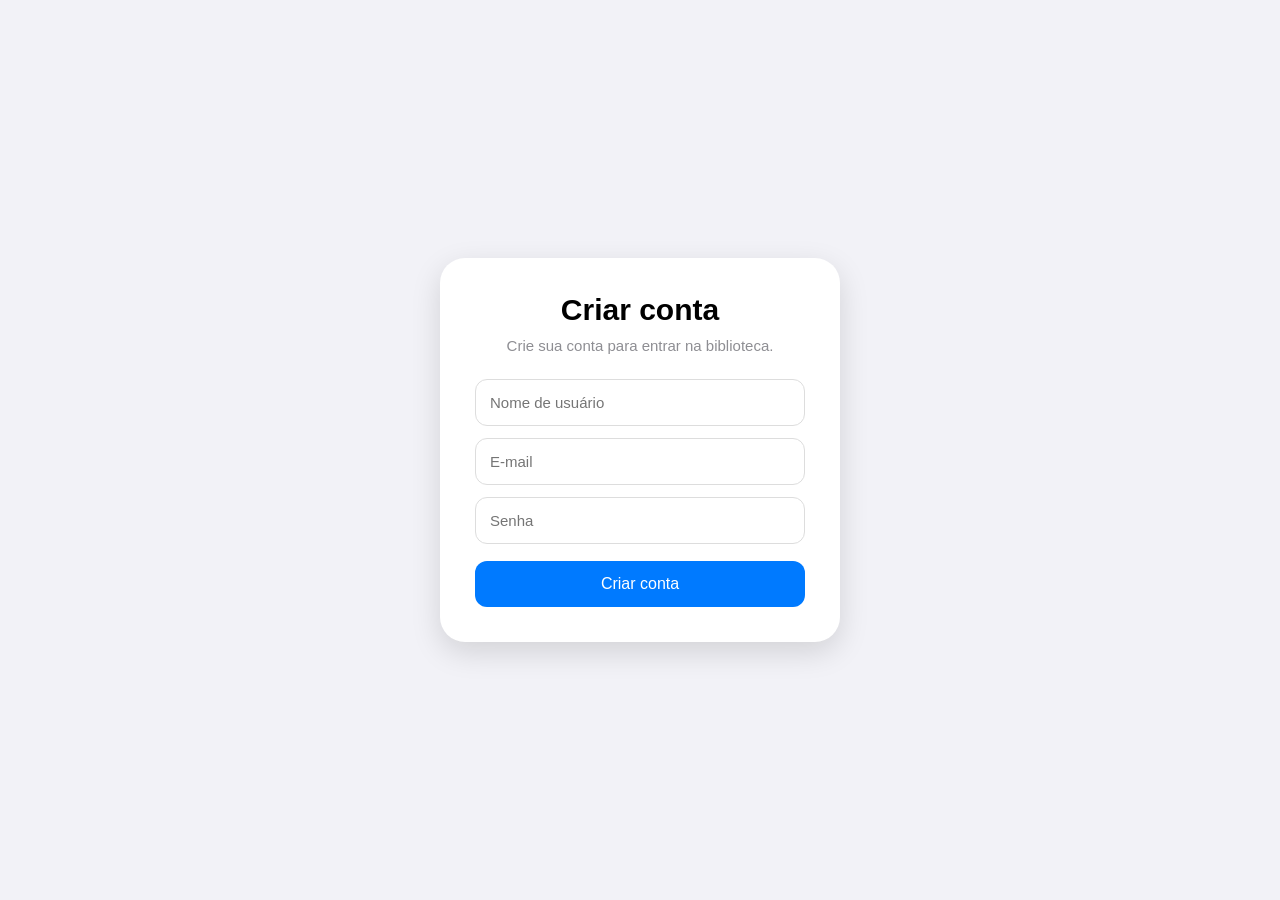
<file: index.html>
<!DOCTYPE html>
<html lang="pt-BR">

<head>

    <meta charset="UTF-8">

    <meta name="viewport" content="width=device-width, initial-scale=1.0">

    <title>Criar conta</title>

    <link rel="stylesheet" href="style.css">

</head>

<body>

    <main class="cadastro">

        <h1>Criar conta</h1>

        <p>Crie sua conta para entrar na biblioteca.</p>

        <form>

            <input
                type="text" id="usuario"
                placeholder="Nome de usuário"
                required
            >

            <input
                type="email" id="email"
                placeholder="E-mail"
                required
            >

            <input
                type="password" id="senha"
                placeholder="Senha"
                required
            >

            <button id="entrar">
                Criar conta
            </button>

            <script src="script.js"></script>

        </form>

    </main>

</body>

</html>
</file>
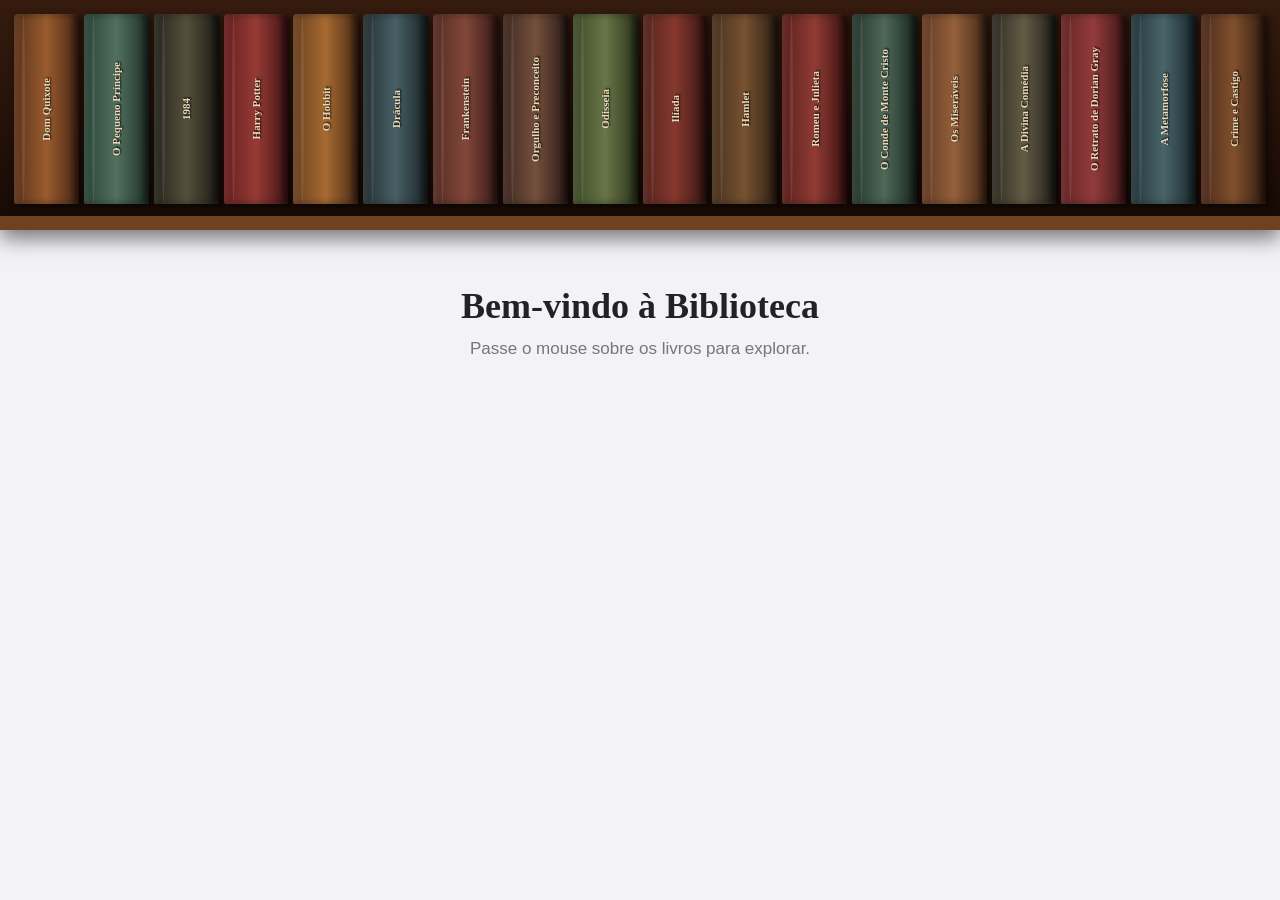
<file: biblioteca.html>
<!DOCTYPE html>
<html lang="pt-BR">

<head>
    <meta charset="UTF-8">
    <meta name="viewport" content="width=device-width, initial-scale=1.0">
    <title>Biblioteca</title>
    <link rel="stylesheet" href="estante.css">
</head>

<body>

    <!-- ESTANTE -->

    <header class="estante">

        <div class="livro livro1">
            <span>Dom Quixote</span>
        </div>

        <a href="historia2.html" class="livro livro2">
            <span>O Pequeno Príncipe</span>
        </a>

        <div class="livro livro3">
            <span>1984</span>
        </div>

        <div class="livro livro4">
            <span>Harry Potter</span>
        </div>

        <div class="livro livro5">
            <span>O Hobbit</span>
        </div>

        <div class="livro livro6">
            <span>Drácula</span>
        </div>

        <div class="livro livro7">
            <span>Frankenstein</span>
        </div>

        <div class="livro livro8">
            <span>Orgulho e Preconceito</span>
        </div>

        <div class="livro livro9">
            <span>Odisseia</span>
        </div>

        <div class="livro livro10">
            <span>Ilíada</span>
        </div>

        <div class="livro livro11">
            <span>Hamlet</span>
        </div>

        <div class="livro livro12">
            <span>Romeu e Julieta</span>
        </div>

        <div class="livro livro13">
            <span>O Conde de Monte Cristo</span>
        </div>

        <div class="livro livro14">
            <span>Os Miseráveis</span>
        </div>

        <div class="livro livro15">
            <span>A Divina Comédia</span>
        </div>

        <div class="livro livro16">
            <span>O Retrato de Dorian Gray</span>
        </div>

        <div class="livro livro17">
            <span>A Metamorfose</span>
        </div>

        <div class="livro livro18">
            <span>Crime e Castigo</span>
        </div>

    </header>


    <!-- CONTEÚDO -->

    <main class="conteudo">

        <h1>Bem-vindo à Biblioteca</h1>

        <p>
            Passe o mouse sobre os livros para explorar.
        </p>

        <!-- VÍDEO DO PEQUENO PRÍNCIPE -->

        <div class="video-preview">

            <video autoplay muted loop playsinline>
                <source src="videoplayback.mp4" type="video/mp4">
            </video>

            <p>O Pequeno Príncipe</p>

        </div>

    </main>

</body>
</html>
</file>
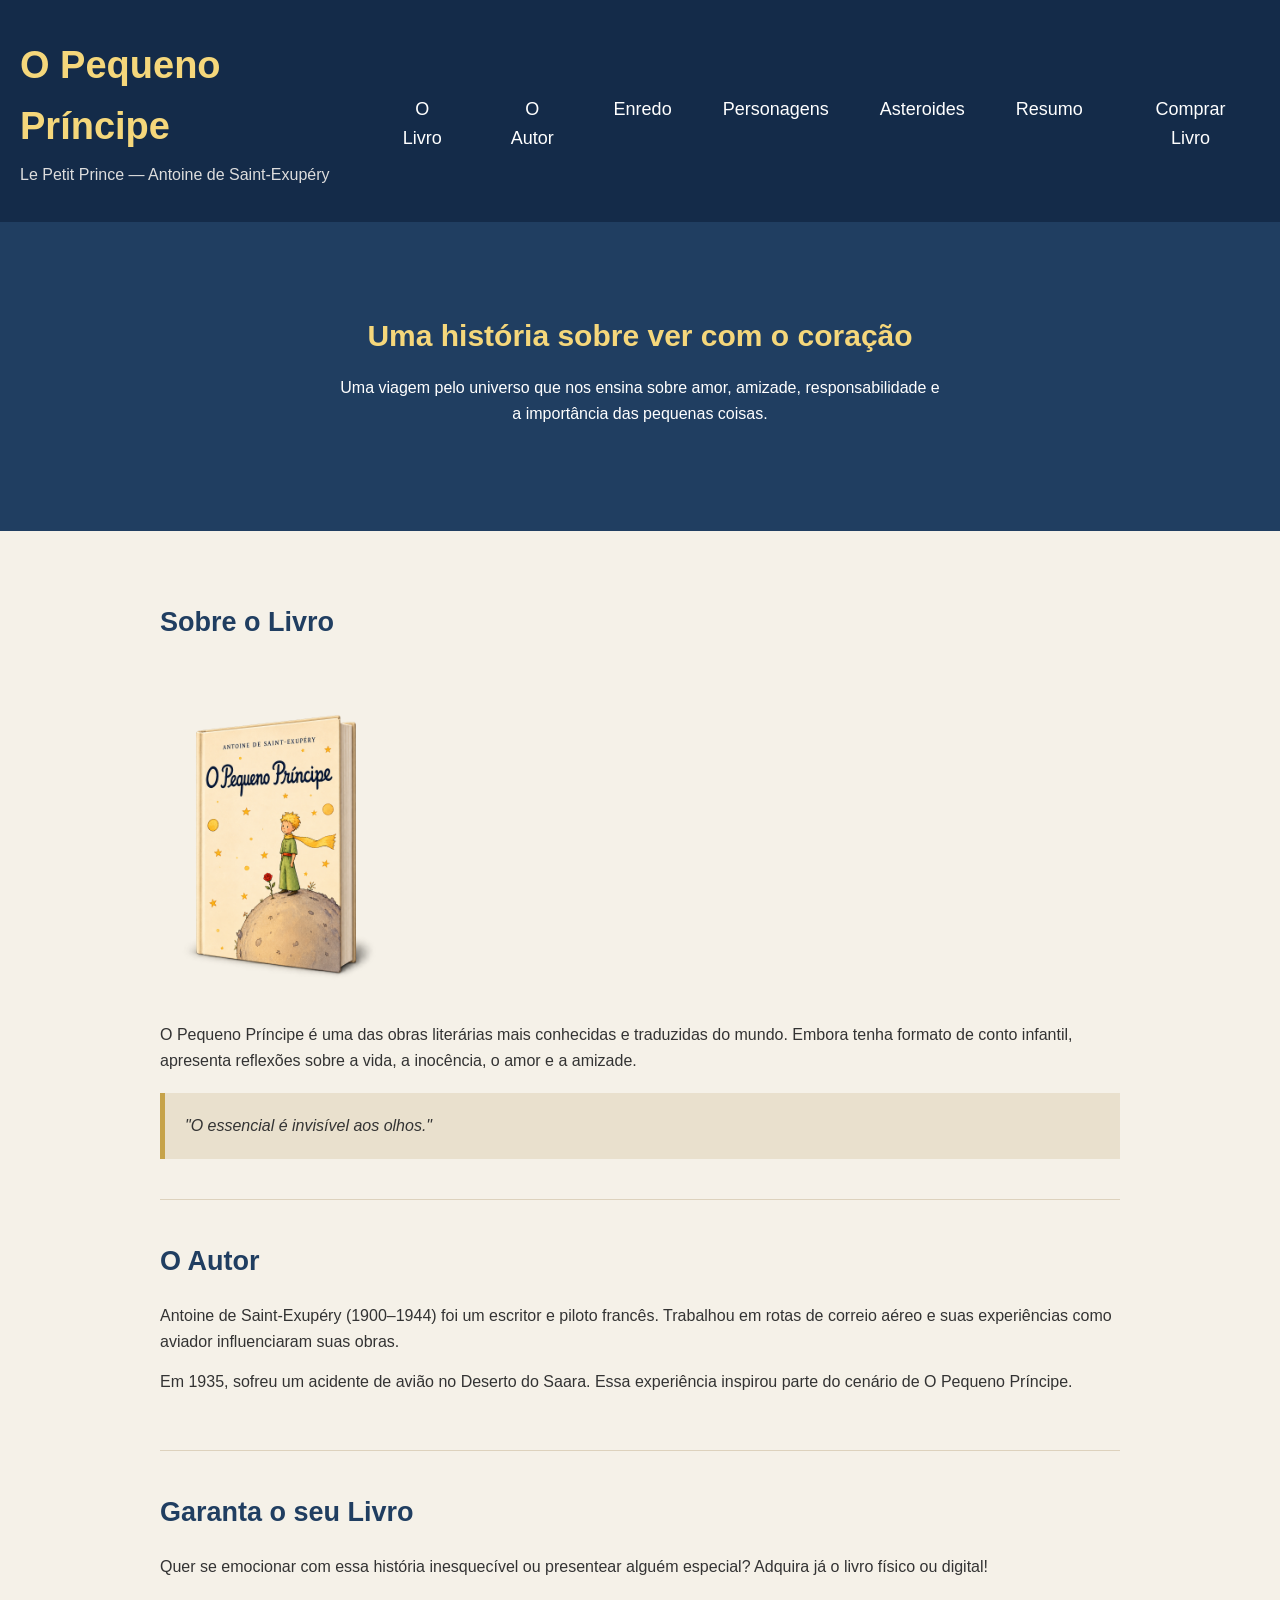
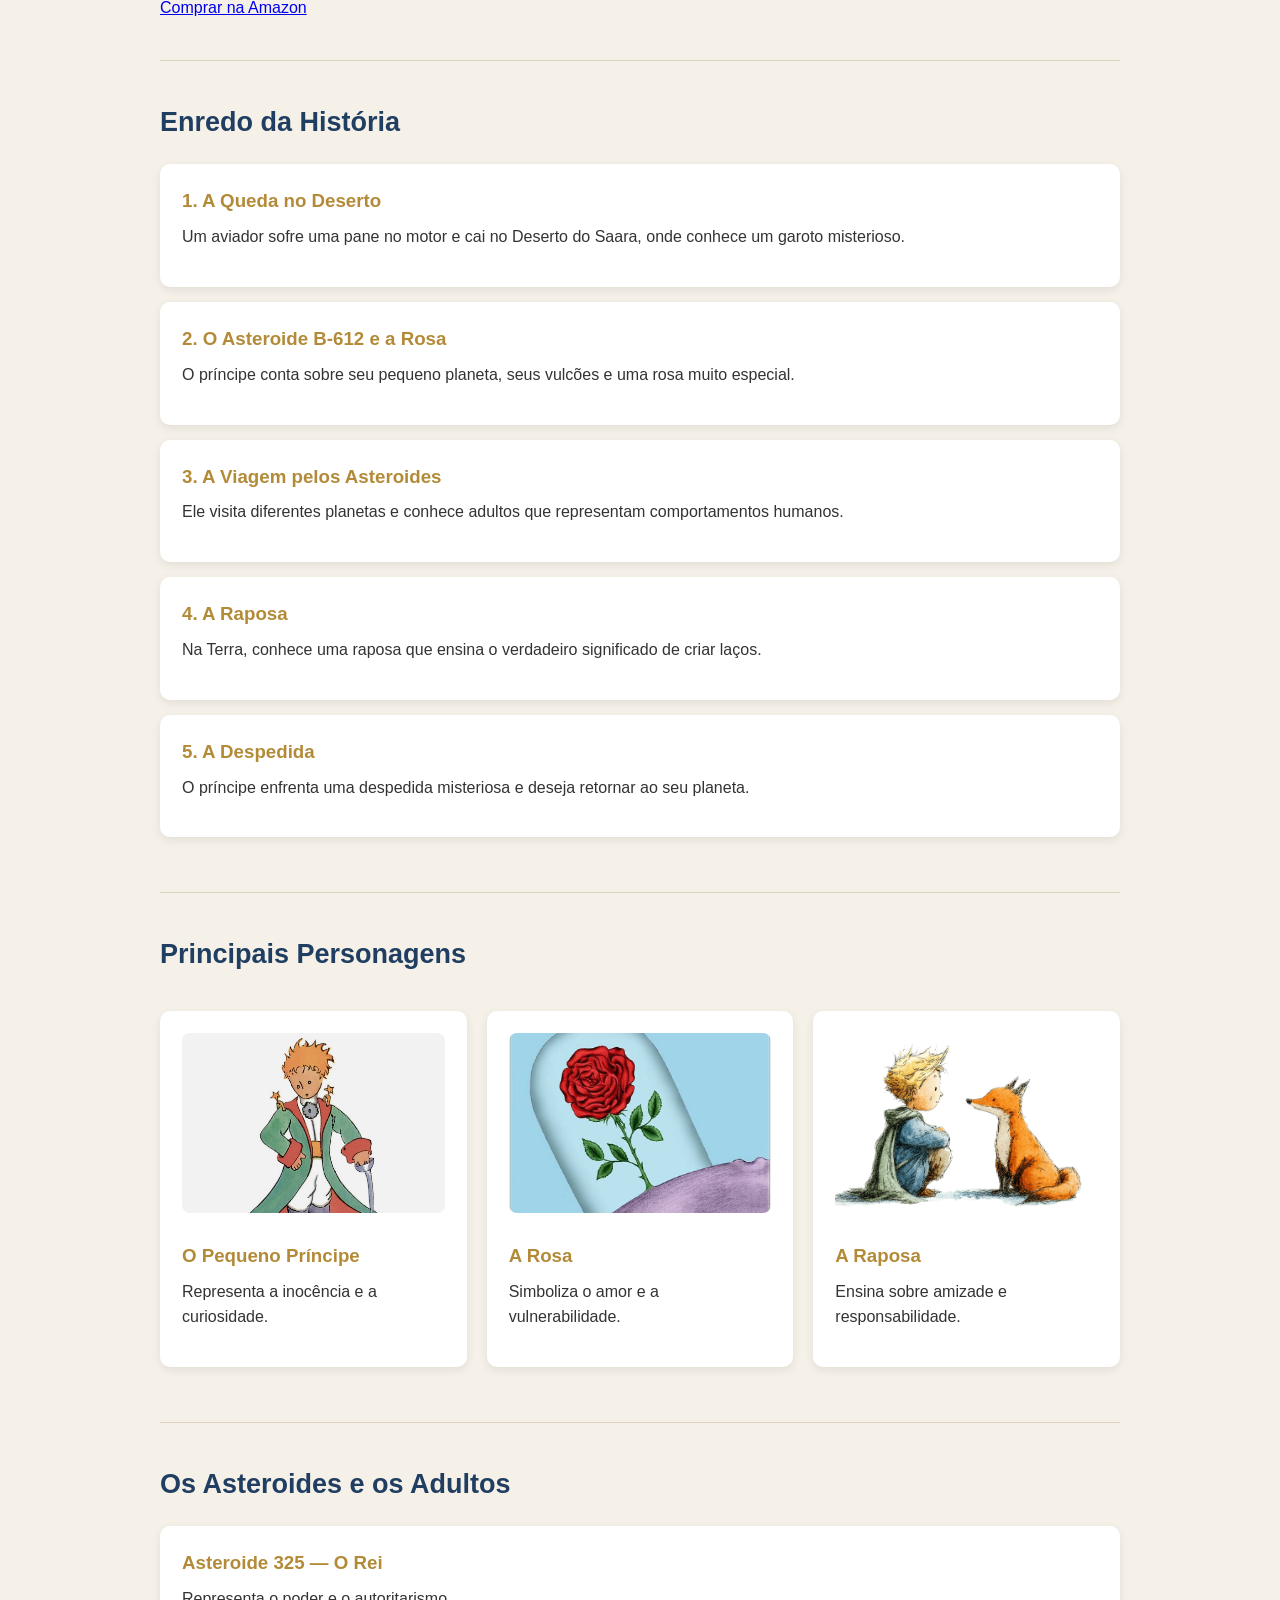
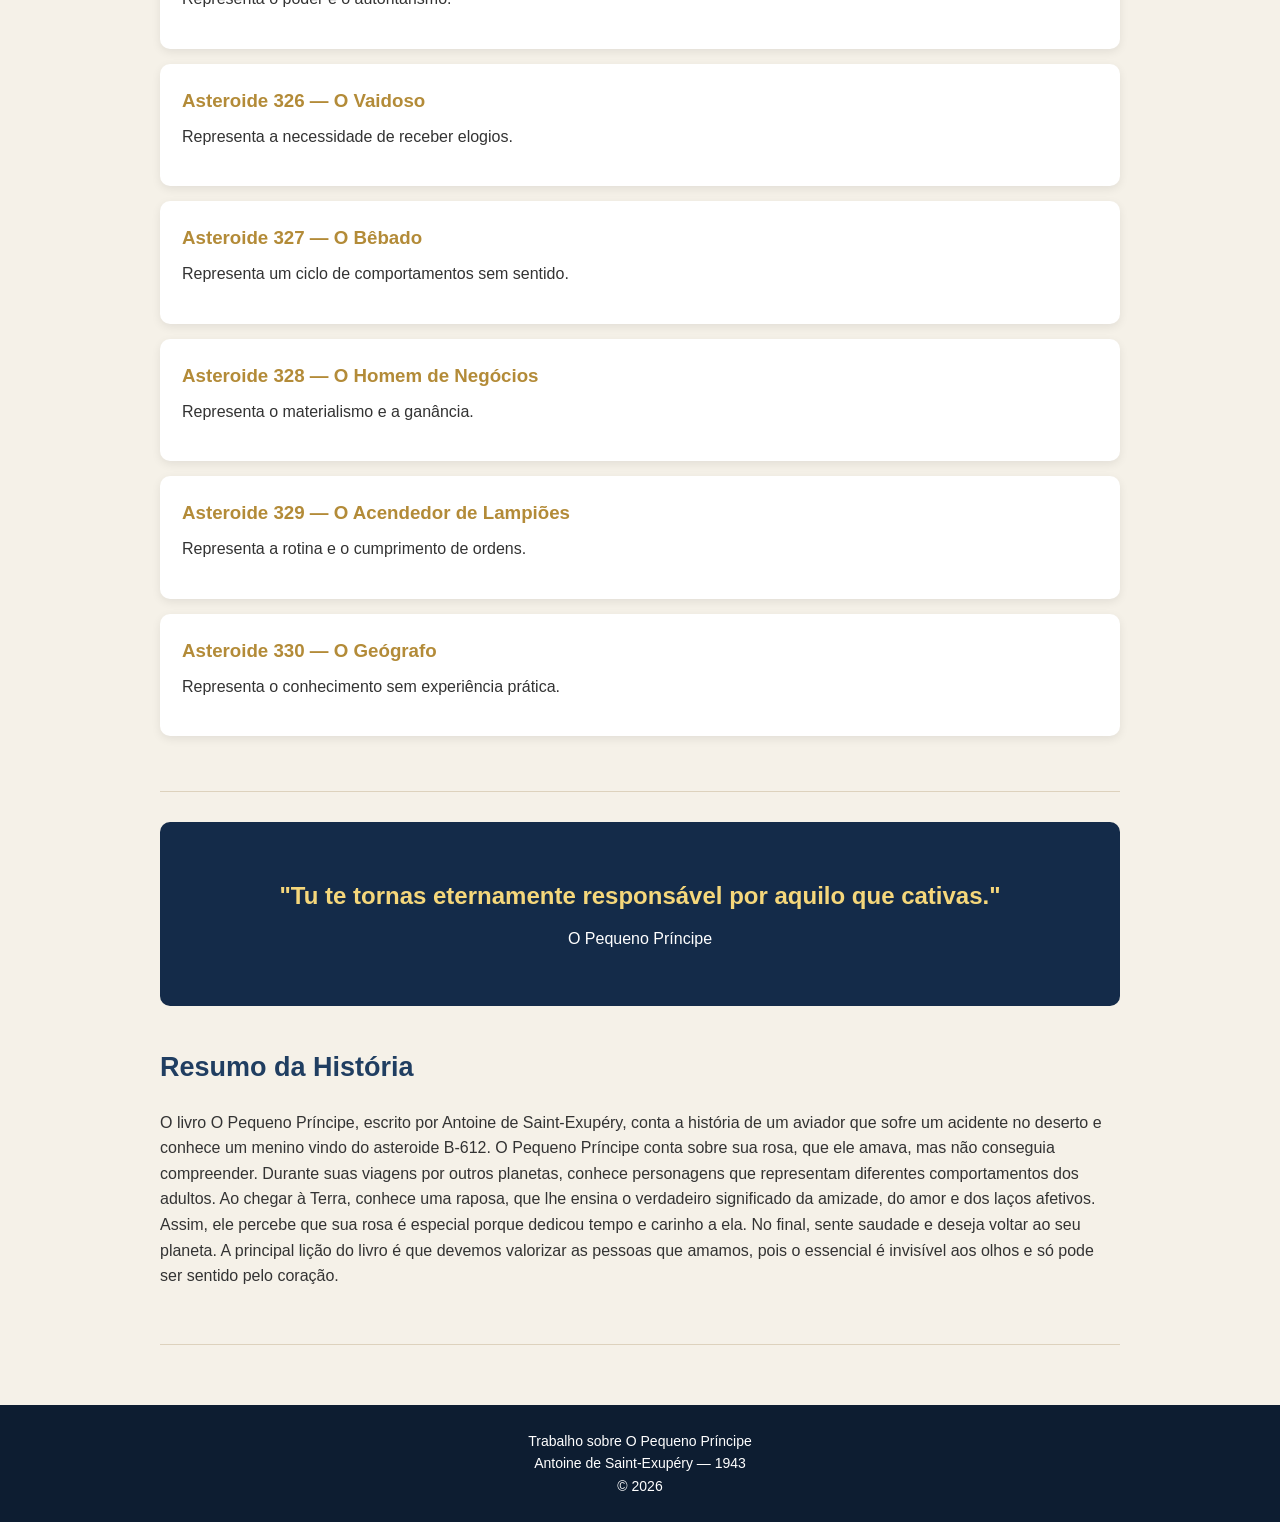
<file: historia2.html>
<!DOCTYPE html>
<html lang="pt-br">
<head>
    <meta charset="UTF-8">
    <meta name="viewport" content="width=device-width, initial-scale=1.0">
    <title>O Pequeno Príncipe</title>
    <link rel="stylesheet" href="historia.css">
</head>

<body>

    <header>
        <div class="titulo-header">
        <h1>O Pequeno Príncipe</h1>
        <p>Le Petit Prince — Antoine de Saint-Exupéry</p>
        </div>

        <nav>
            <a href="#livro">O Livro</a>
            <a href="#autor">O Autor</a>
            <a href="#enredo">Enredo</a>
            <a href="#personagens">Personagens</a>
            <a href="#asteroides">Asteroides</a>
            <a href="#resumo">Resumo</a>
            <a href="#comprar" class="btn-nav-comprar">Comprar Livro</a>
        </nav>
    </header>

    <section class="inicio">
        <h2>Uma história sobre ver com o coração</h2>
        <p>
            Uma viagem pelo universo que nos ensina sobre amor,
            amizade, responsabilidade e a importância das pequenas coisas.
        </p>
    </section>

    <main>

        <section id="livro" class="conteudo">
            <h2>Sobre o Livro</h2>

            <img src="pequenoprincipe.png" alt="O Pequeno Príncipe">

            <p>
                O Pequeno Príncipe é uma das obras literárias mais
                conhecidas e traduzidas do mundo. Embora tenha formato
                de conto infantil, apresenta reflexões sobre a vida,
                a inocência, o amor e a amizade.
            </p>

            <blockquote>
                "O essencial é invisível aos olhos."
            </blockquote>
        </section>

        <section id="autor" class="conteudo">
            <h2>O Autor</h2>

            <p>
                Antoine de Saint-Exupéry (1900–1944) foi um escritor
                e piloto francês. Trabalhou em rotas de correio aéreo
                e suas experiências como aviador influenciaram suas obras.
            </p>

            <p>
                Em 1935, sofreu um acidente de avião no Deserto do Saara.
                Essa experiência inspirou parte do cenário de
                O Pequeno Príncipe.
            </p>
        </section>

        <section id="comprar" class="conteudo secao-comprar">
    <h2>Garanta o seu Livro</h2>
    <p>Quer se emocionar com essa história inesquecível ou presentear alguém especial? Adquira já o livro físico ou digital!</p>

    <a href="https://www.amazon.com.br/s?k=pequeno+principe+amazon&adgrpid=120451416365&hvadid=595836045979&hvdev=c&hvexpln=0&hvlocphy=9197256&hvnetw=g&hvocijid=10995888513616206848--&hvqmt=e&hvrand=10995888513616206848&hvtargid=kwd-822099982200&hydadcr=1459_13490785&mcid=9f28ee5784bb373fb3a2561ba5453f33&tag=hydrbrgk-20&ref=pd_sl_1ml0d75aed_e" target="_blank" class="botao-compra">
        <i class="fa-solid fa-cart-shopping"></i> Comprar na Amazon
    </a>
</section>

        <section id="enredo" class="conteudo">
            <h2>Enredo da História</h2>

            <div class="cartao">
                <h3>1. A Queda no Deserto</h3>
                <p>
                    Um aviador sofre uma pane no motor e cai no
                    Deserto do Saara, onde conhece um garoto misterioso.
                </p>
            </div>

            <div class="cartao">
                <h3>2. O Asteroide B-612 e a Rosa</h3>
                <p>
                    O príncipe conta sobre seu pequeno planeta,
                    seus vulcões e uma rosa muito especial.
                </p>
            </div>

            <div class="cartao">
                <h3>3. A Viagem pelos Asteroides</h3>
                <p>
                    Ele visita diferentes planetas e conhece adultos
                    que representam comportamentos humanos.
                </p>
            </div>

            <div class="cartao">
                <h3>4. A Raposa</h3>
                <p>
                    Na Terra, conhece uma raposa que ensina
                    o verdadeiro significado de criar laços.
                </p>
            </div>

            <div class="cartao">
                <h3>5. A Despedida</h3>
                <p>
                    O príncipe enfrenta uma despedida misteriosa
                    e deseja retornar ao seu planeta.
                </p>
            </div>
        </section>

        <section id="personagens" class="conteudo">
            <h2>Principais Personagens</h2>

            <div class="personagens">

                <div class="cartao">
                    <img src="pequeno-principe.jpeg" alt="Pequeno Príncipe">
                    <h3>O Pequeno Príncipe</h3>
                    <p>Representa a inocência e a curiosidade.</p>
                </div>

                <div class="cartao">
                    <img src="rosa.jpg" alt="Rosa">
                    <h3>A Rosa</h3>
                    <p>Simboliza o amor e a vulnerabilidade.</p>
                </div>

                <div class="cartao">
                    <img src="raposa.png" alt="Raposa">
                    <h3>A Raposa</h3>
                    <p>Ensina sobre amizade e responsabilidade.</p>
                </div>

            </div>
        </section>

        <section id="asteroides" class="conteudo">
            <h2>Os Asteroides e os Adultos</h2>

            <div class="cartao">
                <h3>Asteroide 325 — O Rei</h3>
                <p>Representa o poder e o autoritarismo.</p>
            </div>

            <div class="cartao">
                <h3>Asteroide 326 — O Vaidoso</h3>
                <p>Representa a necessidade de receber elogios.</p>
            </div>

            <div class="cartao">
                <h3>Asteroide 327 — O Bêbado</h3>
                <p>Representa um ciclo de comportamentos sem sentido.</p>
            </div>

            <div class="cartao">
                <h3>Asteroide 328 — O Homem de Negócios</h3>
                <p>Representa o materialismo e a ganância.</p>
            </div>

            <div class="cartao">
                <h3>Asteroide 329 — O Acendedor de Lampiões</h3>
                <p>Representa a rotina e o cumprimento de ordens.</p>
            </div>

            <div class="cartao">
                <h3>Asteroide 330 — O Geógrafo</h3>
                <p>Representa o conhecimento sem experiência prática.</p>
            </div>

        </section>

        <section class="frase">
            <h2>"Tu te tornas eternamente responsável por aquilo que cativas."</h2>
            <p>O Pequeno Príncipe</p>
        </section>

        <section id="resumo" class="conteudo">
            <h2>Resumo da História</h2>

            <p>
                O livro O Pequeno Príncipe, escrito por Antoine de Saint-Exupéry, conta a história de um aviador que sofre um acidente no deserto e conhece um menino vindo do asteroide B-612. O Pequeno Príncipe conta sobre sua rosa, que ele amava, mas não conseguia compreender. Durante suas viagens por outros planetas, conhece personagens que representam diferentes comportamentos dos adultos. Ao chegar à Terra, conhece uma raposa, que lhe ensina o verdadeiro significado da amizade, do amor e dos laços afetivos. Assim, ele percebe que sua rosa é especial porque dedicou tempo e carinho a ela. No final, sente saudade e deseja voltar ao seu planeta. A principal lição do livro é que devemos valorizar as pessoas que amamos, pois o essencial é invisível aos olhos e só pode ser sentido pelo coração.
            </p>
        </section>

    </main>

    <footer>
        <p>Trabalho sobre O Pequeno Príncipe</p>
        <p>Antoine de Saint-Exupéry — 1943</p>
        <p>© 2026</p>
    </footer>

</body>
</html>
</file>
<file: style.css>
* {
    margin: 0;
    padding: 0;
    box-sizing: border-box;
}

body {
    min-height: 100vh;

    display: flex;
    justify-content: center;
    align-items: center;

    background: #f2f2f7;

    font-family: Arial, sans-serif;
}


/* CADASTRO */

.cadastro {
    width: 90%;
    max-width: 400px;

    padding: 35px;

    background: white;

    border-radius: 25px;

    box-shadow: 0 10px 30px #0002;

    text-align: center;
}


/* TÍTULO */

.cadastro h1 {
    margin-bottom: 10px;

    font-size: 30px;
}


/* TEXTO */

.cadastro p {
    margin-bottom: 25px;

    color: #8e8e93;

    font-size: 15px;
}


/* CAMPOS */

.cadastro input {
    width: 100%;

    margin-bottom: 12px;

    padding: 14px;

    border: 1px solid #ddd;

    border-radius: 12px;

    outline: none;

    font-size: 15px;

    transition: .2s;
}


/* CAMPO SELECIONADO */

.cadastro input:focus {
    border-color: #007aff;

    box-shadow: 0 0 0 3px #007aff22;
}


/* BOTÃO */

.cadastro button {
    width: 100%;

    margin-top: 5px;

    padding: 14px;

    border: none;

    border-radius: 12px;

    background: #007aff;

    color: white;

    font-size: 16px;

    cursor: pointer;

    transition: .2s;
}


/* BOTÃO AO PASSAR O MOUSE */

.cadastro button:hover {
    background: #0066d6;
}


/* BOTÃO AO CLICAR */

.cadastro button:active {
    transform: scale(.98);
}
</file>
<file: estante.css>
/* CONFIGURAÇÃO */

* {
    margin: 0;
    padding: 0;
    box-sizing: border-box;
}

body {
    min-height: 100vh;
    background: #f2f2f7;
    font-family: Arial, sans-serif;
}


/* ESTANTE */

.estante {
    width: 100%;
    height: 230px;

    display: flex;
    align-items: flex-end;
    justify-content: center;
    flex-wrap: nowrap;

    gap: 5px;
    padding: 15px 14px 12px;

    background: linear-gradient(
        to bottom,
        #351b0e,
        #170a05
    );

    border-bottom: 14px solid #70401f;

    box-shadow: 0 8px 20px #0008;

    position: relative;
    z-index: 10;
}


/* LIVROS */

.livro {
    width: 62px;
    height: 190px;

    flex: 1 1 45px;

    min-width: 45px;
    max-width: 75px;

    display: flex;
    align-items: center;
    justify-content: center;

    position: relative;

    border-radius: 4px 4px 2px 2px;

    cursor: pointer;
    text-decoration: none;

    box-shadow:
        inset 3px 0 5px #ffffff18,
        inset -5px 0 7px #0008,
        3px 3px 7px #0008;

    transition:
        transform .3s ease,
        box-shadow .3s ease,
        filter .3s ease;

    transform-origin: bottom center;
}


/* NOMES DOS LIVROS */

.livro span {
    color: #ead9b8;

    font-family: Georgia, serif;
    font-size: 11px;
    font-weight: bold;

    writing-mode: vertical-rl;
    transform: rotate(180deg);

    text-align: center;
    text-shadow: 1px 1px 2px #000;

    user-select: none;
    pointer-events: none;
}


/* BRILHO */

.livro::after {
    content: "";

    position: absolute;
    top: 0;
    left: 8px;

    width: 3px;
    height: 100%;

    background: #ffffff18;
    border-radius: 50%;

    pointer-events: none;
}


/* EFEITO AO PASSAR O MOUSE */

.livro:hover {
    transform: translateY(-20px) scale(1.13);

    z-index: 20;

    filter: brightness(1.2);

    box-shadow:
        0 18px 25px #0009,
        0 0 12px #fff2,
        inset 3px 0 6px #ffffff25,
        inset -5px 0 7px #0008;
}


/* CLIQUE */

.livro:active {
    transform: translateY(-17px) scale(1.08);
}


/* CORES DOS LIVROS */

.livro1 {
    background: linear-gradient(90deg, #5a321b, #9a5c2e, #472515);
}

.livro2 {
    background: linear-gradient(90deg, #294438, #52705e, #1d3028);
}

.livro3 {
    background: linear-gradient(90deg, #26251d, #55503c, #1c1b15);
}

.livro4 {
    background: linear-gradient(90deg, #661e20, #963b35, #421315);
}

.livro5 {
    background: linear-gradient(90deg, #67401f, #a76a31, #4c2c16);
}

.livro6 {
    background: linear-gradient(90deg, #252f31, #486166, #192123);
}

.livro7 {
    background: linear-gradient(90deg, #542c24, #82473a, #361a16);
}

.livro8 {
    background: linear-gradient(90deg, #3e2921, #75503d, #2b1b16);
}

.livro9 {
    background: linear-gradient(90deg, #3e4b29, #687546, #29321b);
}

.livro10 {
    background: linear-gradient(90deg, #54251d, #86382e, #351512);
}

.livro11 {
    background: linear-gradient(90deg, #49321e, #765231, #302015);
}

.livro12 {
    background: linear-gradient(90deg, #59201e, #913b34, #3a1211);
}

.livro13 {
    background: linear-gradient(90deg, #27372e, #4e6857, #19251f);
}

.livro14 {
    background: linear-gradient(90deg, #633b24, #94603b, #422718);
}

.livro15 {
    background: linear-gradient(90deg, #302d23, #635b45, #1e1c16);
}

.livro16 {
    background: linear-gradient(90deg, #662526, #923b3b, #401617);
}

.livro17 {
    background: linear-gradient(90deg, #24373b, #49656a, #18272a);
}

.livro18 {
    background: linear-gradient(90deg, #4d2b1b, #80502d, #321b11);
}


/* CONTEÚDO */

.conteudo {
    min-height: calc(100vh - 230px);

    padding: 55px 20px;

    text-align: center;
}

.conteudo h1 {
    margin-bottom: 12px;

    font-family: Georgia, serif;
    font-size: 36px;

    color: #222;
}

.conteudo > p {
    color: #777;
    font-size: 17px;
}


/* VÍDEO NA ÁREA BRANCA */

.video-preview {
    display: none;

    width: 450px;
    max-width: 90%;

    margin: 35px auto;

    padding: 10px;

    background: #142b49;

    border-radius: 12px;

    box-shadow: 0 5px 15px #0004;
}

.video-preview video {
    width: 100%;

    display: block;

    border-radius: 8px;
}

.video-preview p {
    color: white;
    margin-top: 8px;
    font-size: 15px;
}


/* MOSTRAR VÍDEO AO PASSAR NO SEGUNDO LIVRO */

body:has(.livro2:hover) .video-preview {
    display: block;
}


/* EFEITO NO TEXTO */

.estante:has(.livro:hover) + .conteudo > p {
    color: #333;
    transform: translateY(3px);
}


/* CELULAR */

@media (max-width: 900px) {

    .estante {
        justify-content: flex-start;
        overflow-x: auto;
        overflow-y: hidden;
    }

    .livro {
        flex: 0 0 55px;
        min-width: 55px;
    }

}

@media (max-width: 600px) {

    .conteudo h1 {
        font-size: 27px;
    }

    .video-preview {
        width: 350px;
    }

}
</file>
<file: historia.css>
header {
    display: flex;
    justify-content: space-between; /* Joga o título pra esquerda e o menu pra direita */
    align-items: center; /* Centraliza os dois verticalmente */
    padding: 20px 50px; /* Espaçamento interno (cima/baixo e laterais) */
}

.titulo-header {
    text-align: left; /* Alinha o título e o subtítulo à esquerda */
}

.titulo-header h1 {
    margin: 0; /* Remove margens extras para alinhar bem */
}

.titulo-header p {
    margin: 5px 0 0 0; /* Pequeno espaço entre o título e o subtítulo */
}

nav {
    display: flex;
    gap: 25px; /* Espaço entre cada tópico do menu */
}

/* Ajuste para telas pequenas (celular) para não apertar os itens */
@media (max-width: 900px) {
    header {
        flex-direction: column;
        gap: 20px;
        text-align: center;
    }
    .titulo-header {
        text-align: center;
    }
    nav {
        flex-wrap: wrap;
        justify-content: center;
    }
}
* {
    margin: 0;
    padding: 0;
    box-sizing: border-box;
}

html {
    scroll-behavior: smooth;
}

body {
    font-family: Arial, sans-serif;
    background-color: #f5f1e8;
    color: #333;
    line-height: 1.6;
}

/* CABEÇALHO */

header {
    background-color: #142b49;
    color: white;
    text-align: center;
    padding: 35px 20px;
}

header h1 {
    color: #f5d77b;
    font-size: 38px;
}

header p {
    margin-top: 5px;
    color: #ddd;
}

nav {
    margin-top: 25px;
}

nav a {
    color: white;
    text-decoration: none;
    margin: 0 13px;
    font-size: 18px;
}

nav a:hover {
    color: #f5d77b;
}

/* INÍCIO */

.inicio {
    background-color: #203e61;
    color: white;
    text-align: center;
    padding: 90px 20px;
}

.inicio h2 {
    color: #f5d77b;
    font-size: 30px;
}

.inicio p {
    max-width: 600px;
    margin: 15px auto;
}

/* CONTEÚDO */

main {
    max-width: 1000px;
    margin: auto;
    padding: 30px 20px;
}

.conteudo {
    padding: 40px 0;
    border-bottom: 1px solid #ddd2bd;
}

.conteudo h2 {
    color: #203e61;
    font-size: 27px;
    margin-bottom: 20px;
}

.conteudo p {
    margin-bottom: 15px;
}

.conteudo img {
    width: 220px;
    max-width: 100%;
    border-radius: 10px;
    margin-bottom: 20px;
}

/* CARTÕES */

.cartao {
    background-color: white;
    padding: 22px;
    margin: 15px 0;
    border-radius: 10px;
    box-shadow: 0 3px 10px rgba(0, 0, 0, 0.08);
}

.cartao h3 {
    color: #b38b38;
    margin-bottom: 8px;
}

/* PERSONAGENS */

.personagens {
    display: flex;
    gap: 20px;
    flex-wrap: wrap;
}

.personagens .cartao {
    flex: 1;
    min-width: 200px;
}

.personagens img {
    width: 100%;
    height: 180px;
    object-fit: cover;
    border-radius: 8px;
}

/* FRASE */

blockquote {
    background-color: #e9e0cd;
    border-left: 5px solid #c6a34a;
    padding: 20px;
    margin-top: 20px;
    font-style: italic;
}

.frase {
    background-color: #142b49;
    color: #f5d77b;
    text-align: center;
    padding: 55px 20px;
    margin-top: 30px;
    border-radius: 10px;
}

.frase p {
    color: white;
    margin-top: 10px;
}

/* RODAPÉ */

footer {
    background-color: #0d1d31;
    color: white;
    text-align: center;
    padding: 25px;
    margin-top: 30px;
    font-size: 14px;
}

/* CELULAR */

@media (max-width: 600px) {

    header h1 {
        font-size: 28px;
    }

    nav a {
        display: inline-block;
        margin: 7px;
    }

    .inicio h2 {
        font-size: 24px;
    }

    .personagens {
        flex-direction: column;
    }

}
</file>
